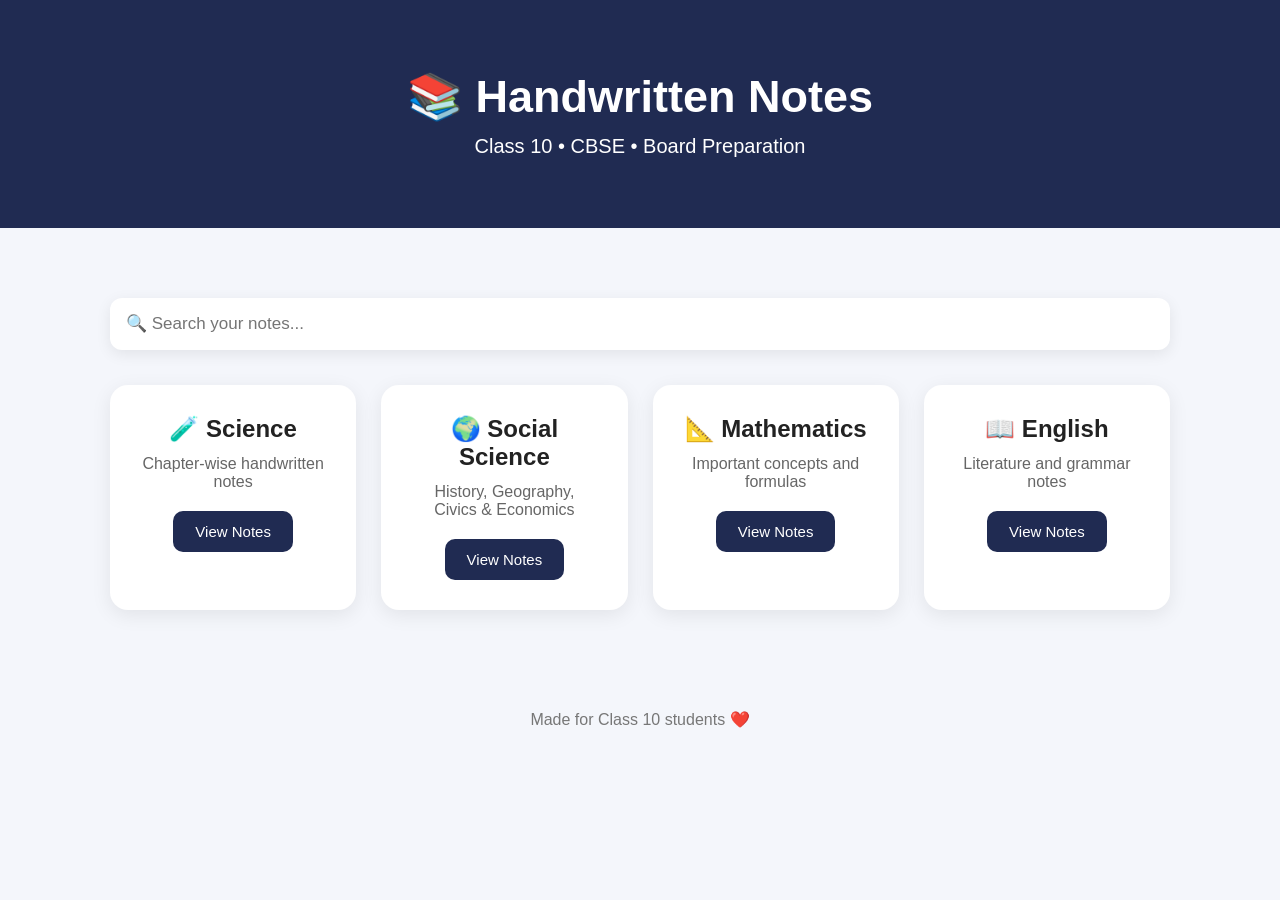
<file: index.html>
<!DOCTYPE html>
<html lang="en">

<head>
    <meta charset="UTF-8">
    <meta name="viewport" content="width=device-width, initial-scale=1.0">

    <title>Handwritten Notes | Class 10</title>

    <style>
        * {
            margin: 0;
            padding: 0;
            box-sizing: border-box;
        }

        body {
            font-family: Arial, sans-serif;
            background: #f4f6fb;
            color: #222;
        }

        header {
            background: #202b52;
            color: white;
            text-align: center;
            padding: 70px 20px;
        }

        header h1 {
            font-size: 45px;
            margin-bottom: 12px;
        }

        header p {
            font-size: 20px;
        }

        .container {
            max-width: 1100px;
            margin: 50px auto;
            padding: 20px;
        }

        .search {
            width: 100%;
            padding: 16px;
            border: none;
            border-radius: 12px;
            font-size: 17px;
            margin-bottom: 35px;
            box-shadow: 0 4px 15px rgba(0,0,0,0.08);
        }

        .subjects {
            display: grid;
            grid-template-columns: repeat(auto-fit, minmax(230px, 1fr));
            gap: 25px;
        }

        .card {
            background: white;
            padding: 30px;
            border-radius: 18px;
            text-align: center;
            box-shadow: 0 5px 20px rgba(0,0,0,0.08);
        }

        .card h2 {
            margin-bottom: 12px;
        }

        .card p {
            color: #666;
            margin-bottom: 20px;
        }

        button {
            border: none;
            padding: 12px 22px;
            border-radius: 10px;
            background: #202b52;
            color: white;
            cursor: pointer;
            font-size: 15px;
        }

        footer {
            text-align: center;
            padding: 30px;
            color: #777;
        }
    </style>
</head>

<body>

    <header>
        <h1>📚 Handwritten Notes</h1>
        <p>Class 10 • CBSE • Board Preparation</p>
    </header>

    <div class="container">

        <input
            class="search"
            type="text"
            placeholder="🔍 Search your notes..."
        >

        <div class="subjects">

            <div class="card">
                <h2>🧪 Science</h2>
                <p>Chapter-wise handwritten notes</p>
                <a href="Science/science.html">
    <button>View Notes</button>
                </a>
            </div>

            <div class="card">
                <h2>🌍 Social Science</h2>
                <p>History, Geography, Civics & Economics</p>
                <button>View Notes</button>
            </div>

            <div class="card">
                <h2>📐 Mathematics</h2>
                <p>Important concepts and formulas</p>
                <button>View Notes</button>
            </div>

            <div class="card">
                <h2>📖 English</h2>
                <p>Literature and grammar notes</p>
                <button>View Notes</button>
            </div>

        </div>

    </div>

    <footer>
        <p>Made for Class 10 students ❤️</p>
    </footer>

</body>

</html>
</file>
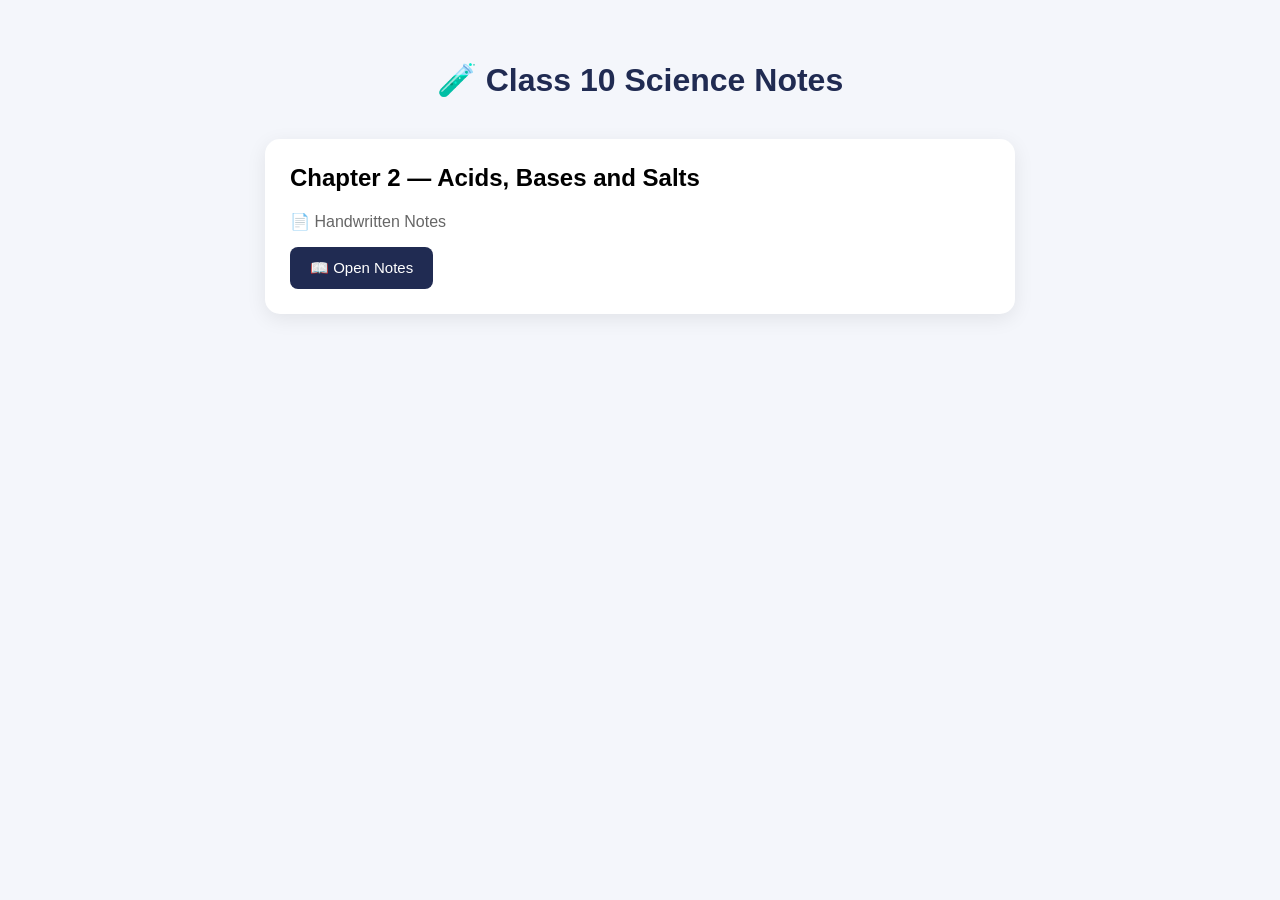
<file: Science/science.html>
<!DOCTYPE html>
<html lang="en">

<head>
    <meta charset="UTF-8">
    <meta name="viewport" content="width=device-width, initial-scale=1.0">

    <title>Science Notes | Class 10</title>

    <style>
        body {
            font-family: Arial, sans-serif;
            background: #f4f6fb;
            margin: 0;
            padding: 40px 20px;
        }

        h1 {
            text-align: center;
            color: #202b52;
            margin-bottom: 40px;
        }

        .chapter {
            background: white;
            max-width: 700px;
            margin: 20px auto;
            padding: 25px;
            border-radius: 15px;
            box-shadow: 0 5px 20px rgba(0,0,0,0.08);
        }

        .chapter h2 {
            margin-top: 0;
        }

        .chapter p {
            color: #666;
        }

        button {
            background: #202b52;
            color: white;
            border: none;
            padding: 12px 20px;
            border-radius: 8px;
            cursor: pointer;
            font-size: 15px;
        }

        a {
            text-decoration: none;
        }
    </style>
</head>

<body>

    <h1>🧪 Class 10 Science Notes</h1>

    <div class="chapter">
        <h2>Chapter 2 — Acids, Bases and Salts</h2>

        <p>📄 Handwritten Notes</p>

        <a href="notes/Acidsbasesandsalts.pdf" target="_blank">
            <button>📖 Open Notes</button>
        </a>
    </div>

</body>

</html>
</file>
